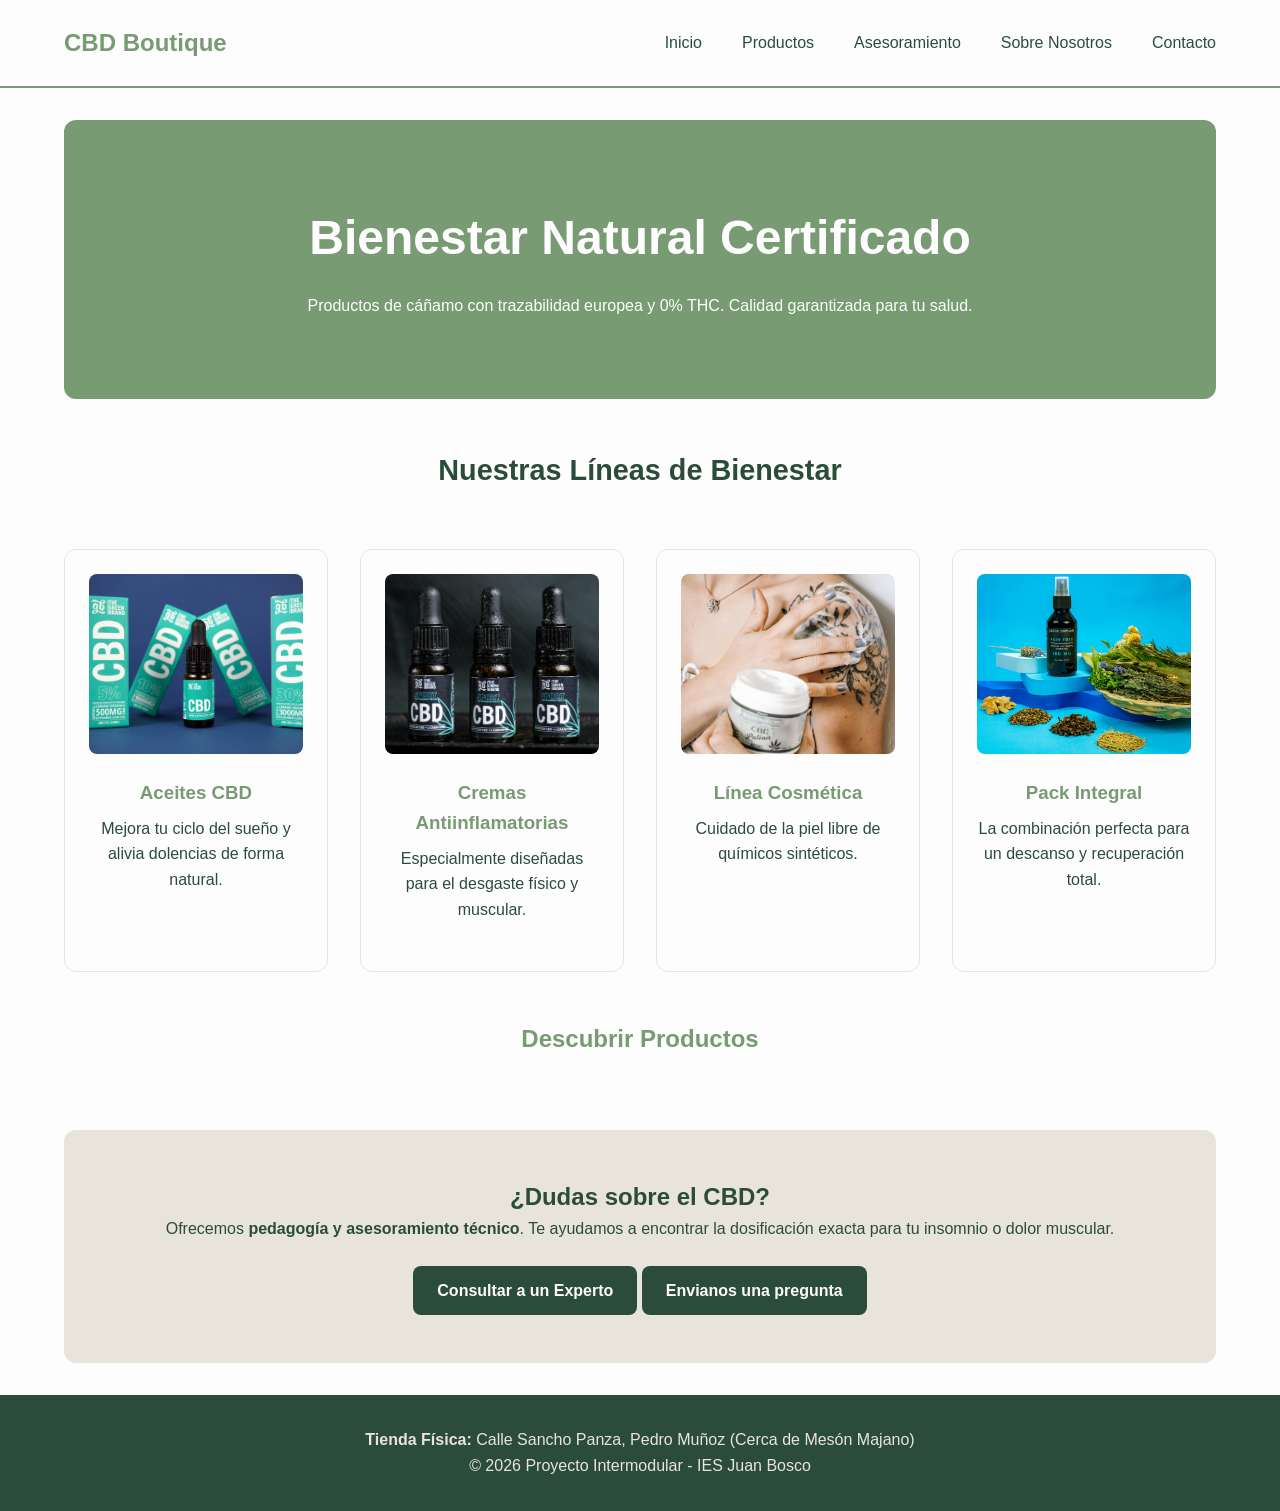
<file: paginaCBD/index.html>
<!DOCTYPE html>
<html lang="en">
<head>
    <meta charset="UTF-8">
    <meta name="viewport" content="width=device-width, initial-scale=1.0">
    <title>CBD Boutique - Salud y Bienestar Natural</title>
    <link rel="stylesheet" href="style/style.css">
</head>
<body>
    <div class="grid-container">
        <header class="header">
            <nav class="nav-menu">
                <div class="logo">CBD Boutique</div>
                
                <button class="hamburger-btn" id="btn-menu">
                    ☰
                </button>

                <ul class="menu-list" id="menu-list">
                    <li><a href="index.html#inicio">Inicio</a></li>
                    <li class="dropdown">
                        <a href="html/productos.html">Productos</a>
                    </li>
                    <li><a href="html/asesoramiento.html">Asesoramiento</a></li>
                    <li><a href="html/nosotros.html">Sobre Nosotros</a></li>
                    <li><a href="html/contacto.html">Contacto</a></li>
                </ul>
            </nav>
        </header>

        <main class="main-content">
            <section id="inicio" class="hero">
                <div class="hero-text">
                    <h1>Bienestar Natural Certificado</h1>
                    <p>Productos de cáñamo con trazabilidad europea y 0% THC. Calidad garantizada para tu salud.</p>
                
                </div>
            </section>

            <section id="productos" class="products-section">
                <h2 class="section-title">Nuestras Líneas de Bienestar</h2>
                <div class="products-grid">
                    <article class="product-card">
                        <img src="Imagenes/aceite_cbd_10.jpg" alt="Aceites CBD" class="product-image">
                        <h3>Aceites CBD</h3>
                        <p>Mejora tu ciclo del sueño y alivia dolencias de forma natural.</p>
                    </article>

                    <article class="product-card">
                        <img src="Imagenes/crema_cbd_sport.jpg" alt="Cremas Antiinflamatorias" class="product-image">
                        <h3>Cremas Antiinflamatorias</h3>
                        <p>Especialmente diseñadas para el desgaste físico y muscular.</p>
                    </article>

                    <article class="product-card">
                        <img src="Imagenes/balsamo_cbd_piel.jpg" alt="Línea Cosmética" class="product-image">
                        <h3>Línea Cosmética</h3>
                        <p>Cuidado de la piel libre de químicos sintéticos.</p>
                    </article>
                    
                    <article class="product-card">
                        <img src="Imagenes/spray_corporal_cbd.jpg" alt="Pack Integral" class="product-image">
                        <h3>Pack Integral</h3>
                        <p>La combinación perfecta para un descanso y recuperación total.</p>
                    </article>
                </div>
                <a href="html/productos.html" class="btn-primary">Descubrir Productos</a>
            </section>
            
            <aside id="asesoramiento" class="asesoramiento-box">
                <div class="asesoramiento-content">
                    <h2>¿Dudas sobre el CBD?</h2>
                    <p>Ofrecemos <strong>pedagogía y asesoramiento técnico</strong>. Te ayudamos a encontrar la dosificación exacta para tu insomnio o dolor muscular.</p>
                    <a href="mailto:info@cbdboutique.com" class="btn-secondary">Consultar a un Experto</a>
                    <a href="html/asesoramiento.html" class="btn-secondary">Envianos una pregunta</a>

                </div>
            </aside>
        </main>

        <footer class="footer">
            <div class="footer-info">
                <p><strong>Tienda Física:</strong> Calle Sancho Panza, Pedro Muñoz (Cerca de Mesón Majano)</p>
                <p>&copy; 2026 Proyecto Intermodular - IES Juan Bosco</p>
            </div>
        </footer>
    </div>

    <script src="js/script.js"></script>
</body>
</html>
</file>
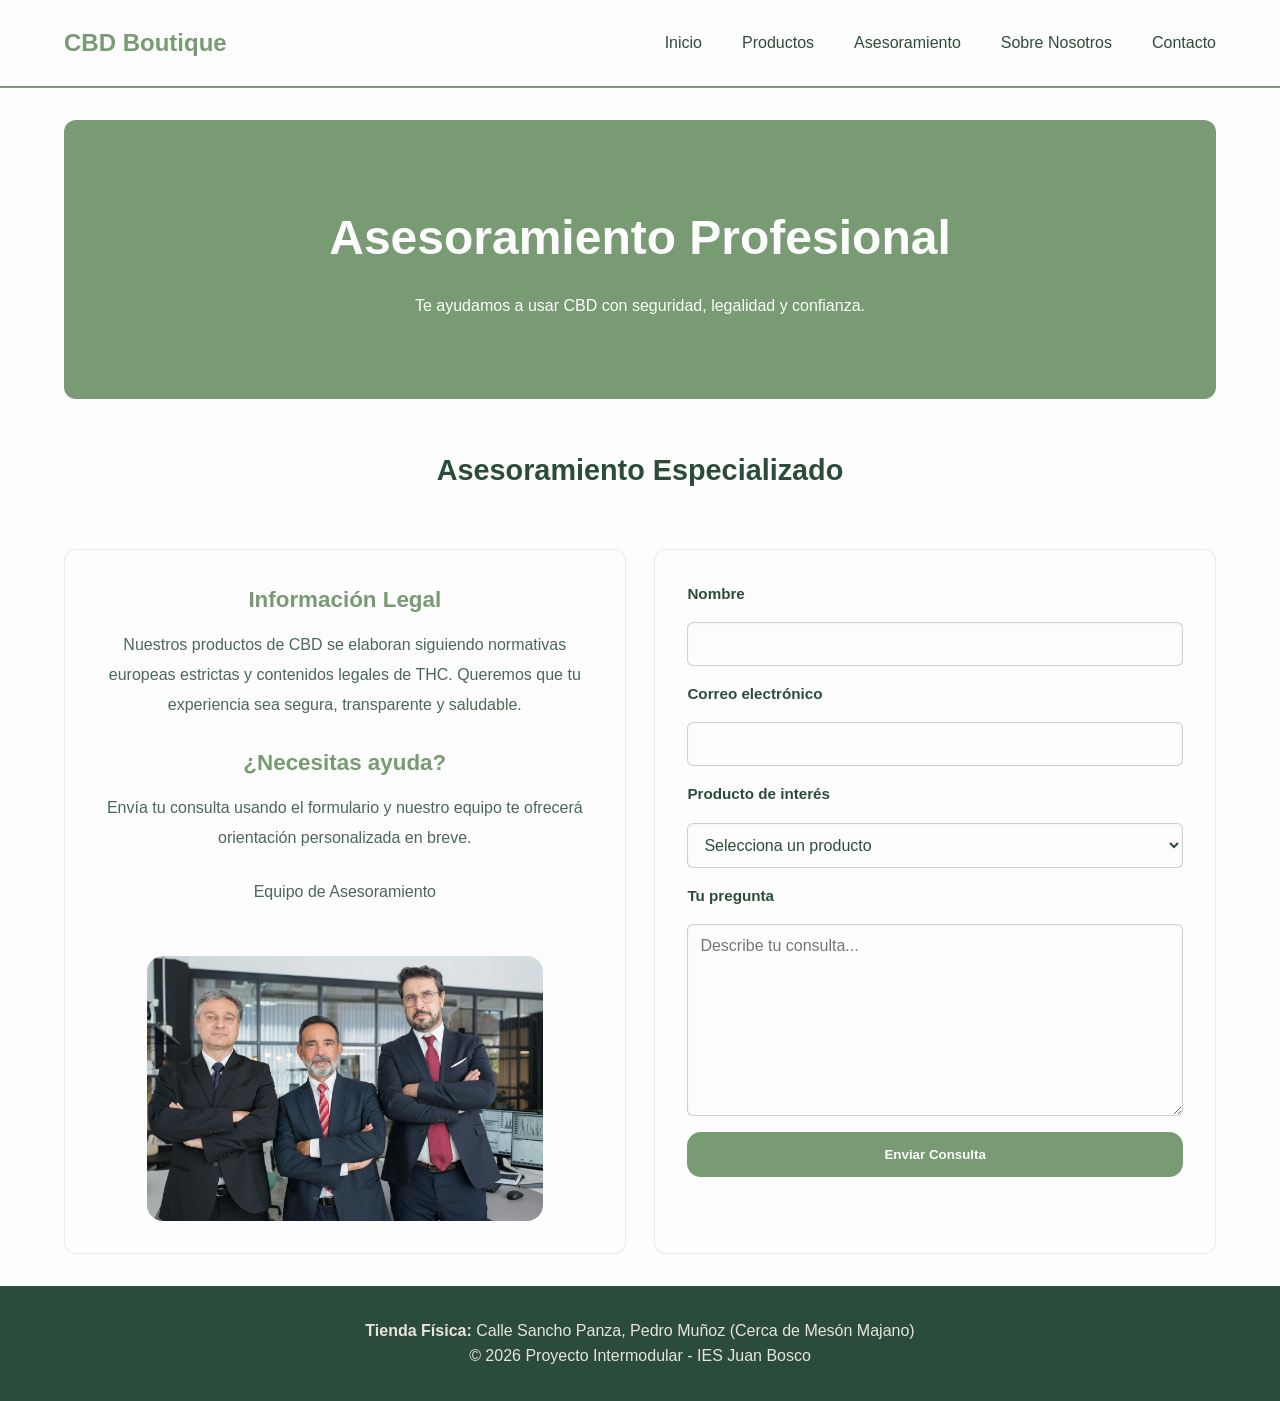
<file: paginaCBD/html/asesoramiento.html>
<!DOCTYPE html>
<html lang="es">
<head>
    <meta charset="UTF-8">
    <meta name="viewport" content="width=device-width, initial-scale=1.0">
    <title>Asesoramiento - CBD Boutique</title>
    <link rel="stylesheet" href="../style/style.css">
    <link rel="stylesheet" href="../media/asesoramiento.css">
</head>
<body>
    <div class="grid-container">
        <header class="header">
            <nav class="nav-menu">
                <div class="logo">CBD Boutique</div>
                <button class="hamburger-btn" id="btn-menu">☰</button>
                <ul class="menu-list" id="menu-list">
                    <li><a href="../index.html">Inicio</a></li>
                    <li class="dropdown">
                        <a href="productos.html">Productos</a>
                    </li>
                    <li><a href="asesoramiento.html">Asesoramiento</a></li>
                    <li><a href="nosotros.html">Sobre Nosotros</a></li>
                    <li><a href="contacto.html">Contacto</a></li>
                </ul>
            </nav>
        </header>

        <main class="main-content">
            <section class="hero">
                <div class="hero-text">
                    <h1>Asesoramiento Profesional</h1>
                    <p>Te ayudamos a usar CBD con seguridad, legalidad y confianza.</p>
                </div>
            </section>

            <section class="products-section">
                <h2 class="section-title">Asesoramiento Especializado</h2>
                <div class="products-grid">
                    <article class="product-card">
                        <h3>Información Legal</h3>
                        <p>Nuestros productos de CBD se elaboran siguiendo normativas europeas estrictas y contenidos legales de THC. Queremos que tu experiencia sea segura, transparente y saludable.</p>
                        <h3>¿Necesitas ayuda?</h3>
                        <p>Envía tu consulta usando el formulario y nuestro equipo te ofrecerá orientación personalizada en breve.</p>
                        <p>Equipo de Asesoramiento</p>
                        <img src="../Imagenes/abogados.jpg" alt="Nuestro equipo de asesoramiento" class="abogados">
                    </article>
                    <article class="product-card">
                        <form  action="mailto:asesoramiento@cbdstore.com" method="post" enctype="text/plain">
                            <label for="nombre">Nombre</label>
                            <input type="text" id="nombre" name="nombre" required>

                            <label for="email">Correo electrónico</label>
                            <input type="email" id="email" name="email" required>

                            <label for="producto">Producto de interés</label>
                            <select id="producto" name="producto">
                                <option value="">Selecciona un producto</option>
                                <option value="aceite-cbd">Aceite de CBD</option>
                                <option value="capsulas-cbd">Cápsulas de CBD</option>
                                <option value="crema-cbd">Crema de CBD</option>
                                <option value="otros">Otros</option>
                            </select>

                            <label for="pregunta">Tu pregunta</label>
                            <textarea id="pregunta" name="pregunta" rows="5" placeholder="Describe tu consulta..." required></textarea>

                            <button type="submit" class="btn-add">Enviar Consulta</button>
                        </form>
                    </article>
                </div>
            </section>
        </main>

        <footer class="footer">
            <div class="footer-info">
                <p><strong>Tienda Física:</strong> Calle Sancho Panza, Pedro Muñoz (Cerca de Mesón Majano)</p>
                <p>&copy; 2026 Proyecto Intermodular - IES Juan Bosco</p>
            </div>
        </footer>
    </div>

    <script src="../js/script.js"></script>
</body>
</html>
</file>
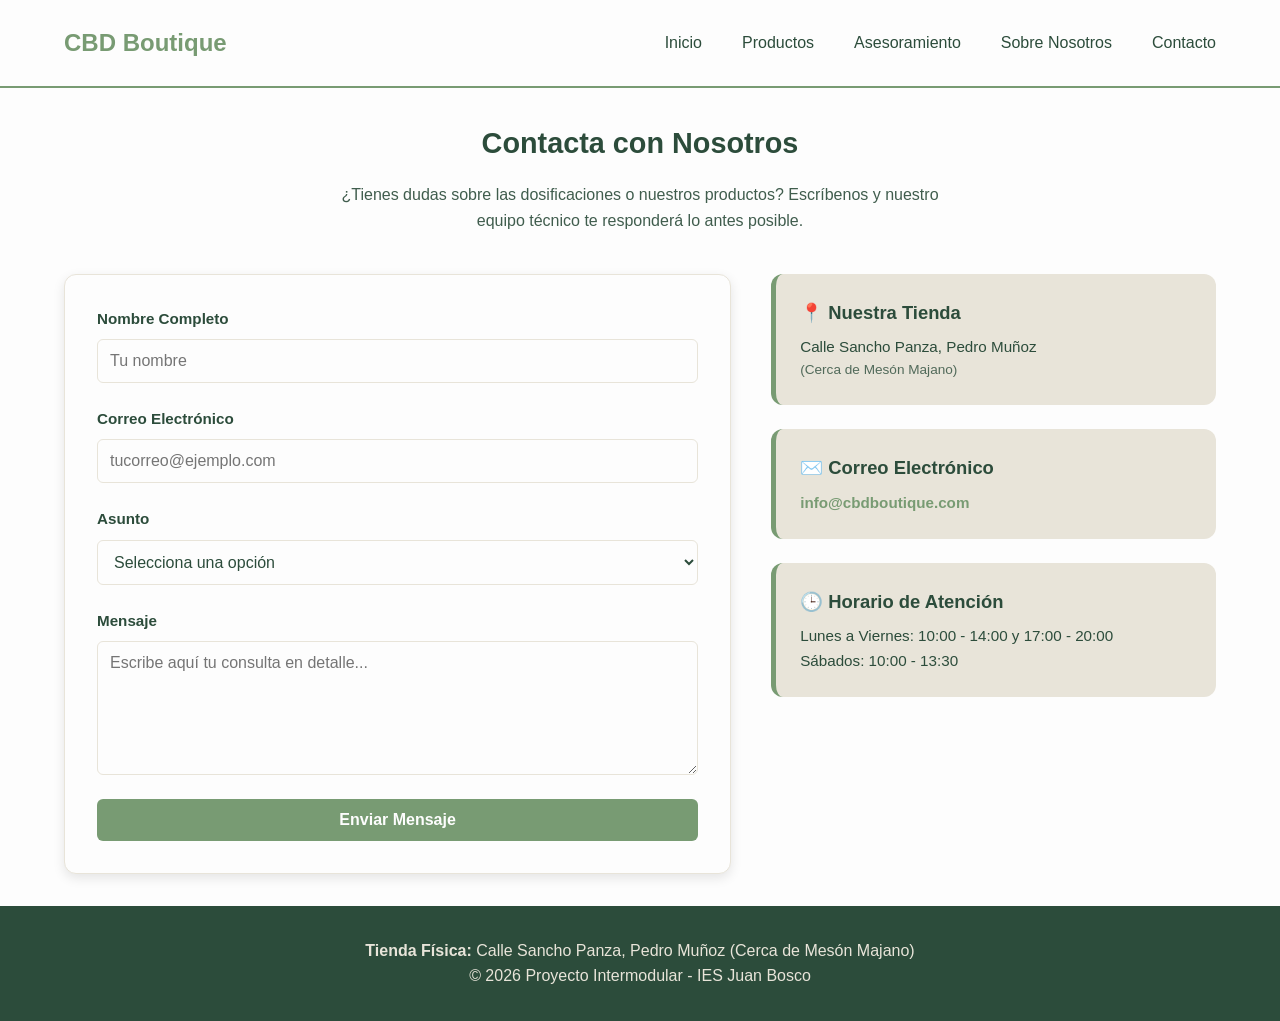
<file: paginaCBD/html/contacto.html>
<!DOCTYPE html>
<html lang="es">
<head>
    <meta charset="UTF-8">
    <meta name="viewport" content="width=device-width, initial-scale=1.0">
    <title>Contacto - CBD Boutique</title>
    <link rel="stylesheet" href="../style/style.css">
    <link rel="stylesheet" href="../media/contacto.css">
</head>
<body>
    <div class="grid-container">
        <header class="header">
            <nav class="nav-menu">
                <div class="logo">CBD Boutique</div>
                
                <button class="hamburger-btn" id="btn-menu">
                    ☰
                </button>

                <ul class="menu-list" id="menu-list">
                    <li><a href="../index.html#inicio">Inicio</a></li>
                    <li class="dropdown">
                        <a href="productos.html">Productos</a>
                    </li>
                    <li><a href="asesoramiento.html">Asesoramiento</a></li>
                    <li><a href="nosotros.html">Sobre Nosotros</a></li>
                    <li><a href="contacto.html">Contacto</a></li>
                </ul>
            </nav>
        </header>

        <main class="main-content">
            <section class="contacto-section">
                <h1 class="section-title">Contacta con Nosotros</h1>
                <p class="contacto-subtitle">¿Tienes dudas sobre las dosificaciones o nuestros productos? Escríbenos y nuestro equipo técnico te responderá lo antes posible.</p>

                <div class="contacto-grid">
                    <form class="contacto-form" action="mailto:info@cbdboutique.com" method="post" enctype="text/plain">
                        <div class="form-group">
                            <label for="nombre">Nombre Completo</label>
                            <input type="text" id="nombre" name="nombre" placeholder="Tu nombre" required>
                        </div>

                        <div class="form-group">
                            <label for="email">Correo Electrónico</label>
                            <input type="email" id="email" name="email" placeholder="tucorreo@ejemplo.com" required>
                        </div>

                        <div class="form-group">
                            <label for="asunto">Asunto</label>
                            <select id="asunto" name="asunto" required>
                                <option value="" disabled selected>Selecciona una opción</option>
                                <option value="asesoramiento">Asesoramiento técnico / Dosificación</option>
                                <option value="pedidos">Dudas sobre mi pedido</option>
                                <option value="tienda">Consulta sobre tienda física</option>
                                <option value="otros">Otros</option>
                            </select>
                        </div>

                        <div class="form-group">
                            <label for="mensaje">Mensaje</label>
                            <textarea id="mensaje" name="mensaje" rows="6" placeholder="Escribe aquí tu consulta en detalle..." required></textarea>
                        </div>

                        <button type="submit" class="btn-submit">Enviar Mensaje</button>
                    </form>

                    <div class="contacto-info">
                        <div class="info-card">
                            <h3>📍 Nuestra Tienda</h3>
                            <p>Calle Sancho Panza, Pedro Muñoz</p>
                            <p class="info-subtext">(Cerca de Mesón Majano)</p>
                        </div>

                        <div class="info-card">
                            <h3>✉️ Correo Electrónico</h3>
                            <p><a href="mailto:info@cbdboutique.com">info@cbdboutique.com</a></p>
                        </div>

                        <div class="info-card">
                            <h3>🕒 Horario de Atención</h3>
                            <p>Lunes a Viernes: 10:00 - 14:00 y 17:00 - 20:00</p>
                            <p>Sábados: 10:00 - 13:30</p>
                        </div>
                    </div>
                </div>
            </section>
        </main>

        <footer class="footer">
            <div class="footer-info">
                <p><strong>Tienda Física:</strong> Calle Sancho Panza, Pedro Muñoz (Cerca de Mesón Majano)</p>
                <p>&copy; 2026 Proyecto Intermodular - IES Juan Bosco</p>
            </div>
        </footer>
    </div>
</body>
</html>
</file>
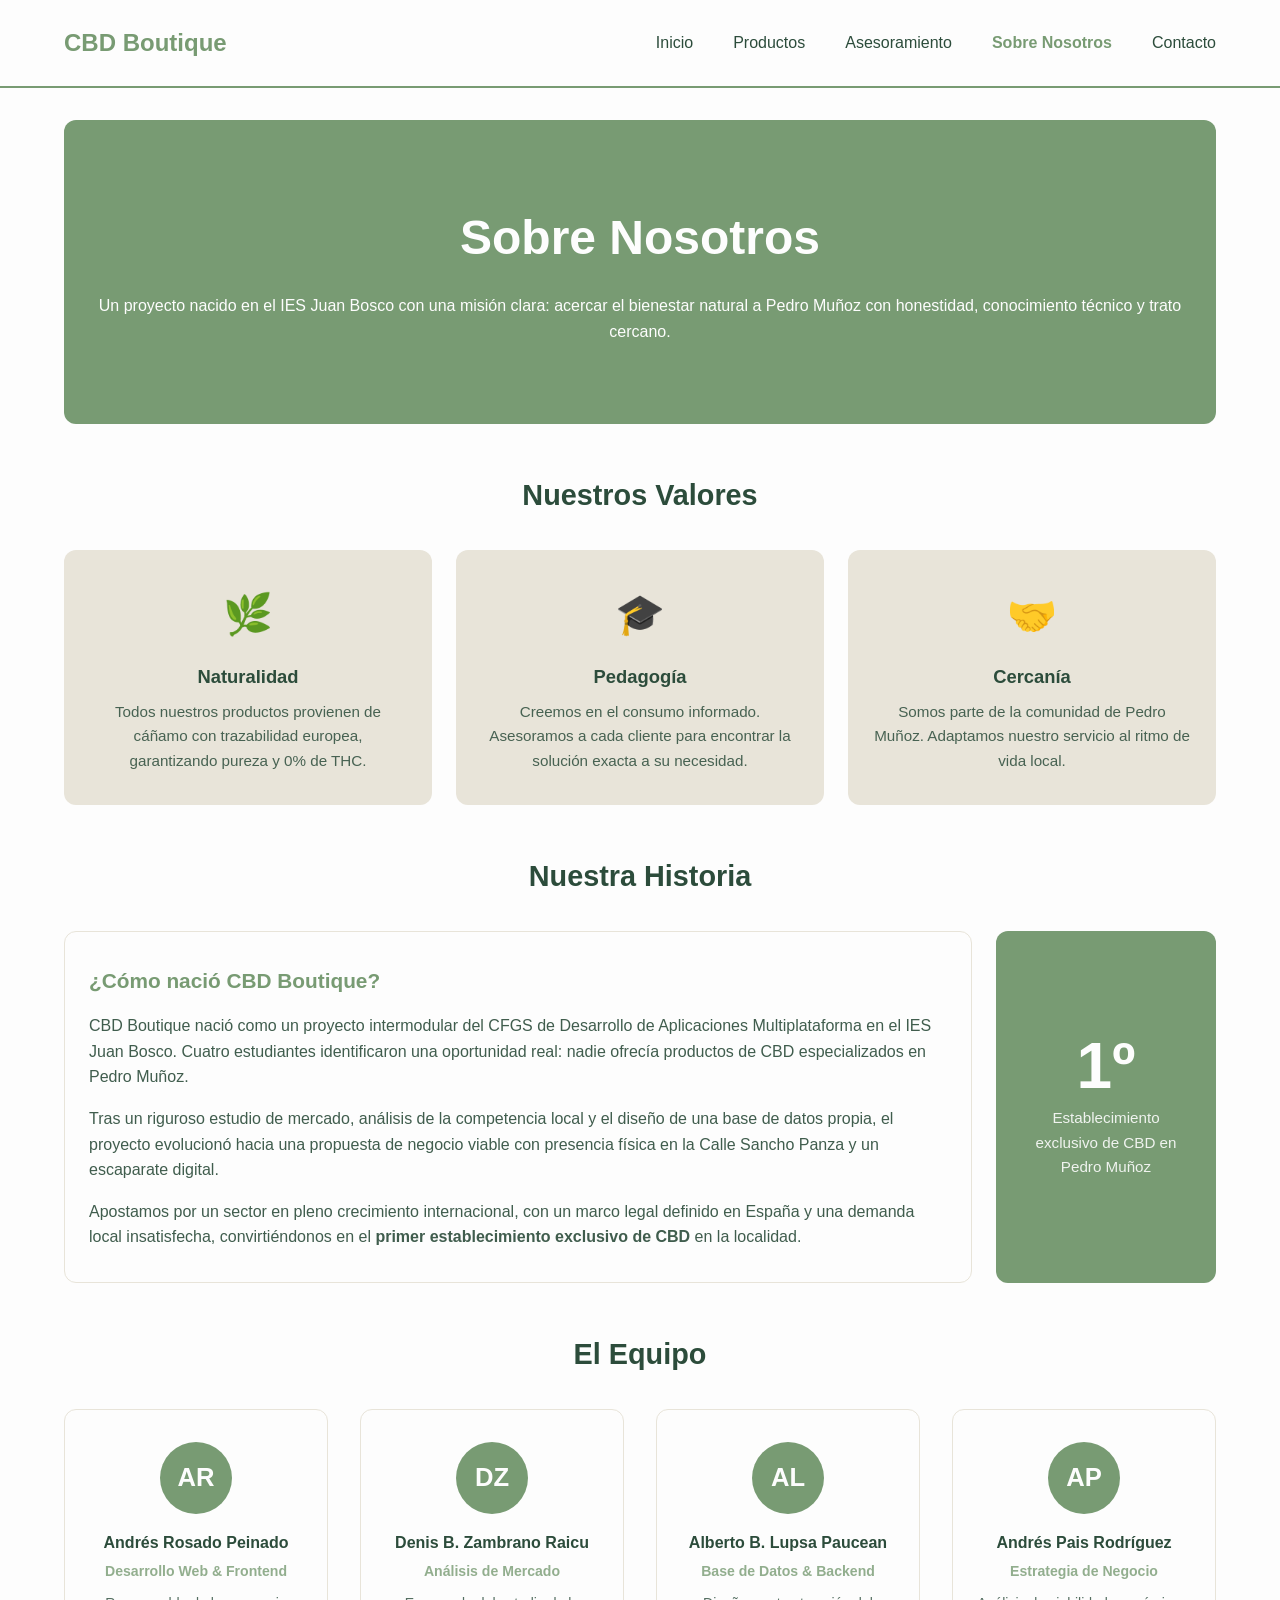
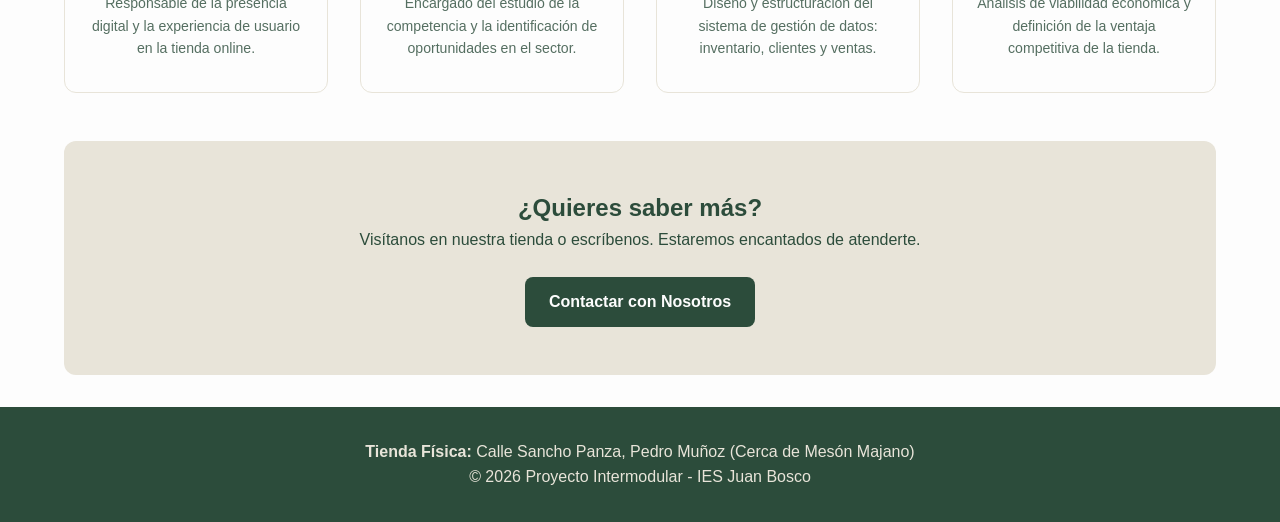
<file: paginaCBD/html/nosotros.html>
<!DOCTYPE html>
<html lang="es">
<head>
    <meta charset="UTF-8">
    <meta name="viewport" content="width=device-width, initial-scale=1.0">
    <title>Sobre Nosotros - CBD Boutique</title>
    <link rel="stylesheet" href="../style/style.css">
    <link rel="stylesheet" href="../media/nosotros.css">
</head>
<body>
    <div class="grid-container">
        <header class="header">
            <nav class="nav-menu">
                <div class="logo">CBD Boutique</div>

                <button class="hamburger-btn" id="btn-menu">
                    
                </button>

                <ul class="menu-list" id="menu-list">
                    <li><a href="../index.html#inicio">Inicio</a></li>
                    <li class="dropdown">
                        <a href="productos.html">Productos</a>
                    </li>
                    <li><a href="asesoramiento.html">Asesoramiento</a></li>
                    <li><a href="nosotros.html" class="active">Sobre Nosotros</a></li>
                    <li><a href="contacto.html">Contacto</a></li>
                </ul>
            </nav>
        </header>

        <main class="main-content">

            <!-- HERO -->
            <section class="hero nosotros-hero">
                <div class="hero-text">
                    <h1>Sobre Nosotros</h1>
                    <p>Un proyecto nacido en el IES Juan Bosco con una misión clara: acercar el bienestar natural a Pedro Muñoz con honestidad, conocimiento técnico y trato cercano.</p>
                </div>
            </section>

            <!-- VALORES -->
            <section class="nosotros-section">
                <h2 class="section-title">Nuestros Valores</h2>
                <div class="valores-grid">
                    <div class="valor-card">
                        <div class="valor-icon">🌿</div>
                        <h3>Naturalidad</h3>
                        <p>Todos nuestros productos provienen de cáñamo con trazabilidad europea, garantizando pureza y 0% de THC.</p>
                    </div>
                    <div class="valor-card">
                        <div class="valor-icon">🎓</div>
                        <h3>Pedagogía</h3>
                        <p>Creemos en el consumo informado. Asesoramos a cada cliente para encontrar la solución exacta a su necesidad.</p>
                    </div>
                    <div class="valor-card">
                        <div class="valor-icon">🤝</div>
                        <h3>Cercanía</h3>
                        <p>Somos parte de la comunidad de Pedro Muñoz. Adaptamos nuestro servicio al ritmo de vida local.</p>
                    </div>
                </div>
            </section>

            <!-- HISTORIA -->
            <section class="nosotros-section">
                <h2 class="section-title">Nuestra Historia</h2>
                <div class="historia-grid">
                    <div class="historia-texto">
                        <h3>¿Cómo nació CBD Boutique?</h3>
                        <p>CBD Boutique nació como un proyecto intermodular del CFGS de Desarrollo de Aplicaciones Multiplataforma en el IES Juan Bosco. Cuatro estudiantes identificaron una oportunidad real: nadie ofrecía productos de CBD especializados en Pedro Muñoz.</p>
                        <p>Tras un riguroso estudio de mercado, análisis de la competencia local y el diseño de una base de datos propia, el proyecto evolucionó hacia una propuesta de negocio viable con presencia física en la Calle Sancho Panza y un escaparate digital.</p>
                        <p>Apostamos por un sector en pleno crecimiento internacional, con un marco legal definido en España y una demanda local insatisfecha, convirtiéndonos en el <strong>primer establecimiento exclusivo de CBD</strong> en la localidad.</p>
                    </div>
                    <div class="historia-stat">
                        <span class="stat-numero">1º</span>
                        <p>Establecimiento exclusivo de CBD en Pedro Muñoz</p>
                    </div>
                </div>
            </section>

            <!-- EQUIPO -->
            <section class="nosotros-section">
                <h2 class="section-title">El Equipo</h2>
                <div class="equipo-grid">
                    <article class="equipo-card">
                        <div class="avatar">AR</div>
                        <h3>Andrés Rosado Peinado</h3>
                        <p class="rol">Desarrollo Web & Frontend</p>
                        <p>Responsable de la presencia digital y la experiencia de usuario en la tienda online.</p>
                    </article>

                    <article class="equipo-card">
                        <div class="avatar">DZ</div>
                        <h3>Denis B. Zambrano Raicu</h3>
                        <p class="rol">Análisis de Mercado</p>
                        <p>Encargado del estudio de la competencia y la identificación de oportunidades en el sector.</p>
                    </article>

                    <article class="equipo-card">
                        <div class="avatar">AL</div>
                        <h3>Alberto B. Lupsa Paucean</h3>
                        <p class="rol">Base de Datos & Backend</p>
                        <p>Diseño y estructuración del sistema de gestión de datos: inventario, clientes y ventas.</p>
                    </article>

                    <article class="equipo-card">
                        <div class="avatar">AP</div>
                        <h3>Andrés Pais Rodríguez</h3>
                        <p class="rol">Estrategia de Negocio</p>
                        <p>Análisis de viabilidad económica y definición de la ventaja competitiva de la tienda.</p>
                    </article>
                </div>
            </section>

            <!-- CTA -->
            <aside class="asesoramiento-box">
                <div class="asesoramiento-content">
                    <h2>¿Quieres saber más?</h2>
                    <p>Visítanos en nuestra tienda o escríbenos. Estaremos encantados de atenderte.</p>
                    <a href="contacto.html" class="btn-secondary">Contactar con Nosotros</a>
                </div>
            </aside>

        </main>

        <footer class="footer">
            <div class="footer-info">
                <p><strong>Tienda Física:</strong> Calle Sancho Panza, Pedro Muñoz (Cerca de Mesón Majano)</p>
                <p>&copy; 2026 Proyecto Intermodular - IES Juan Bosco</p>
            </div>
        </footer>
    </div>

    <script src="../js/script.js"></script>
</body>
</html>
</file>
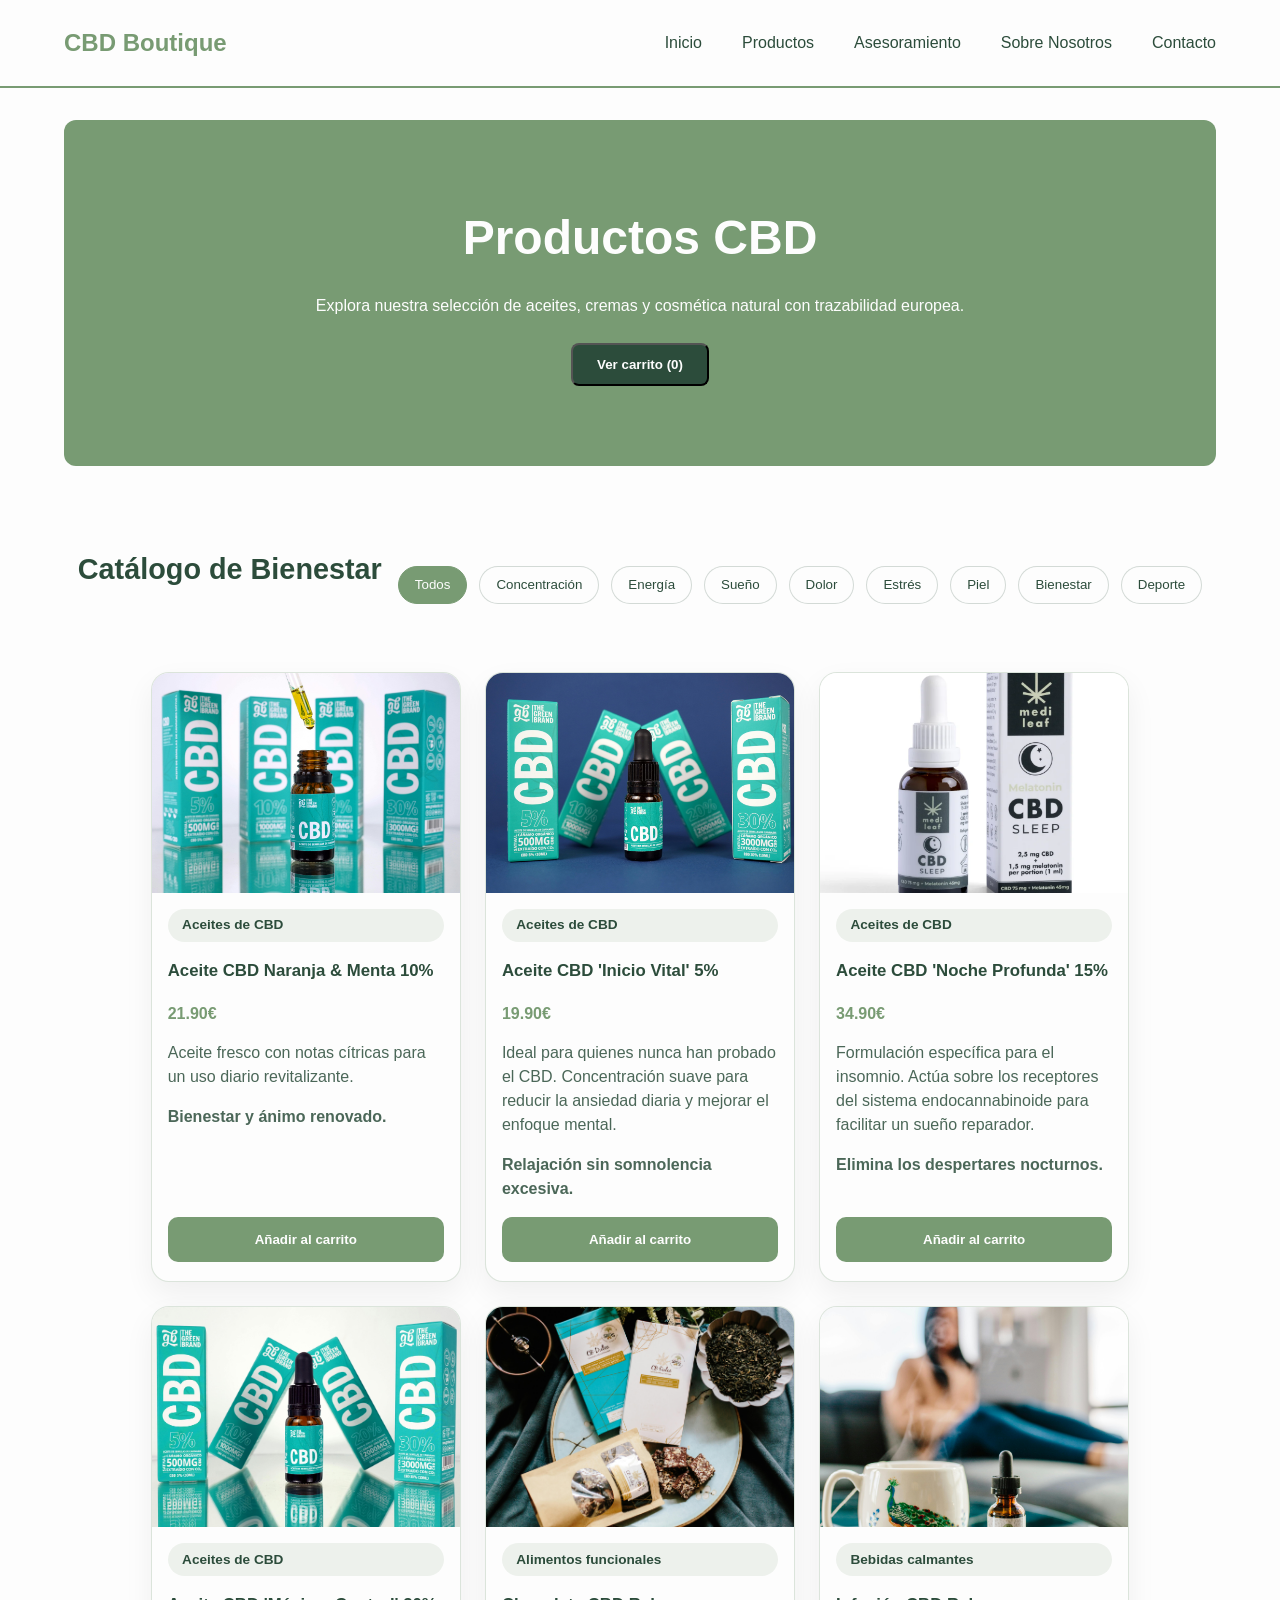
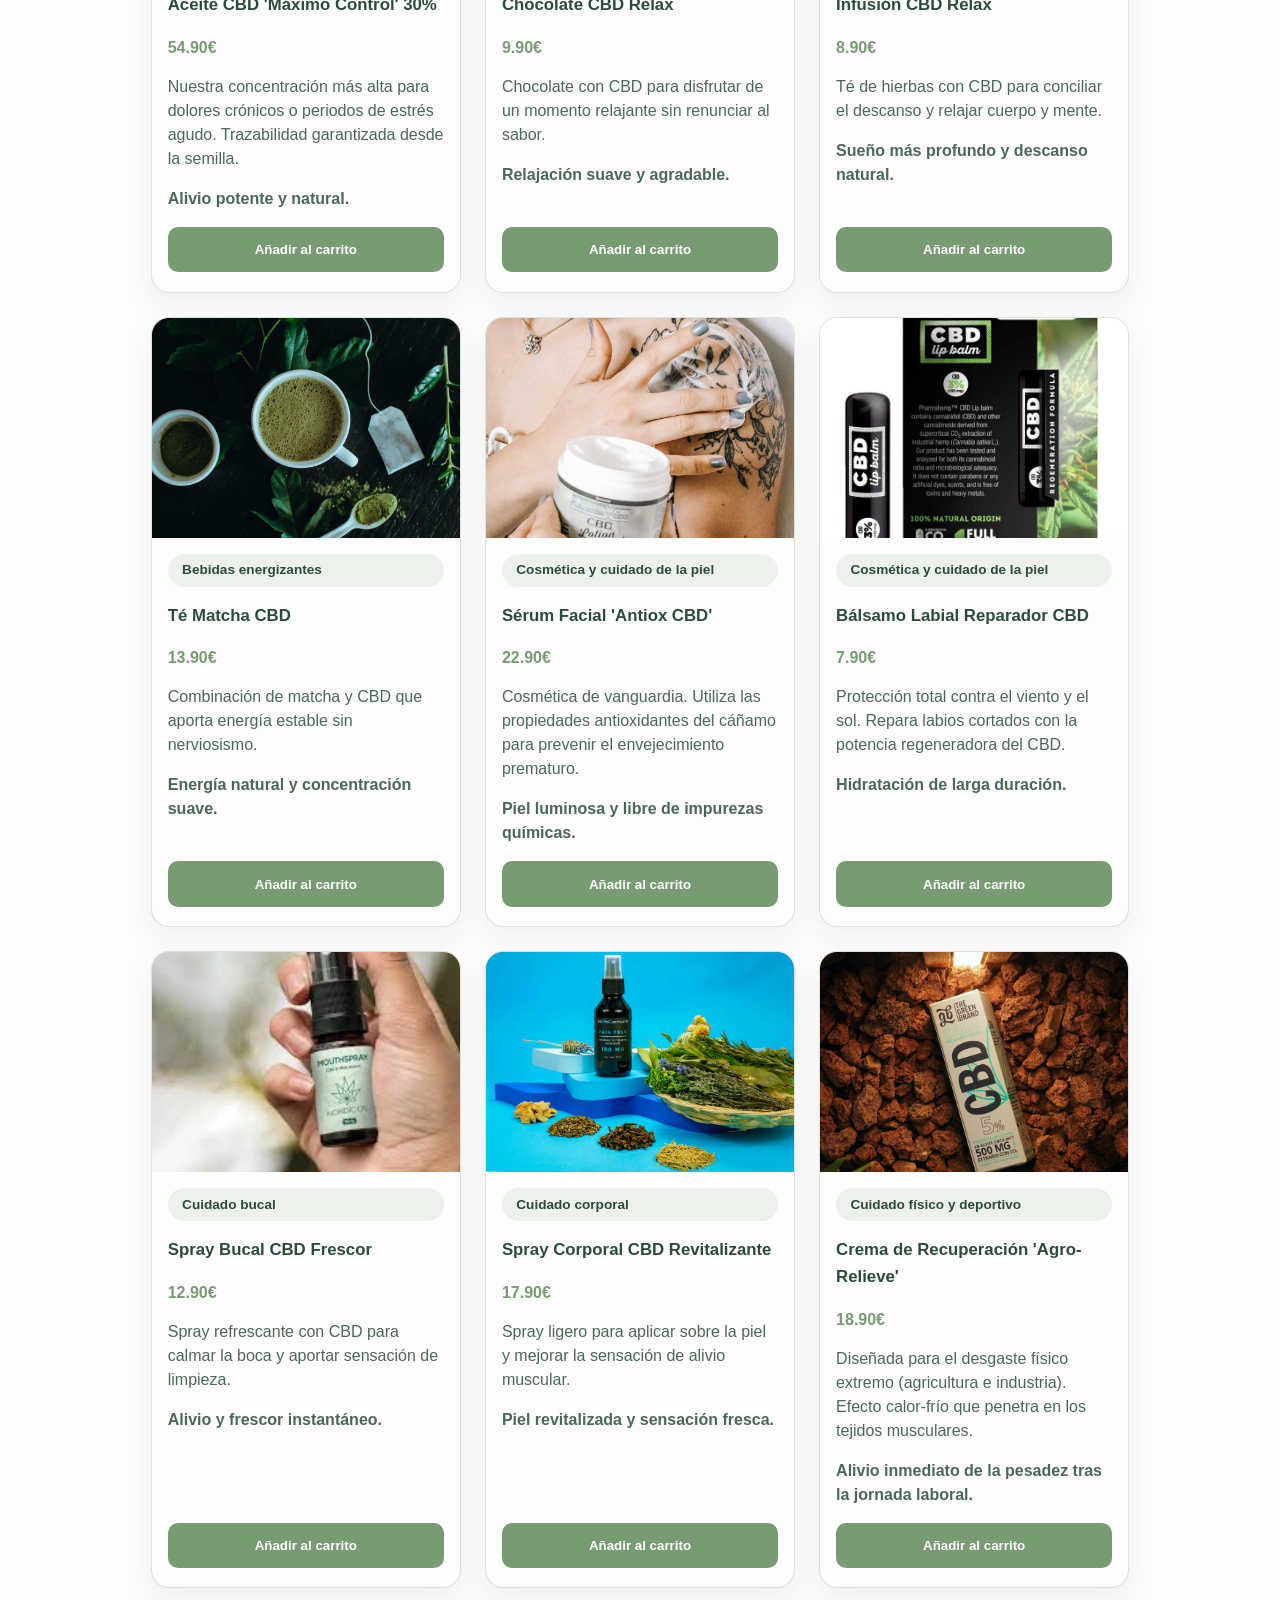
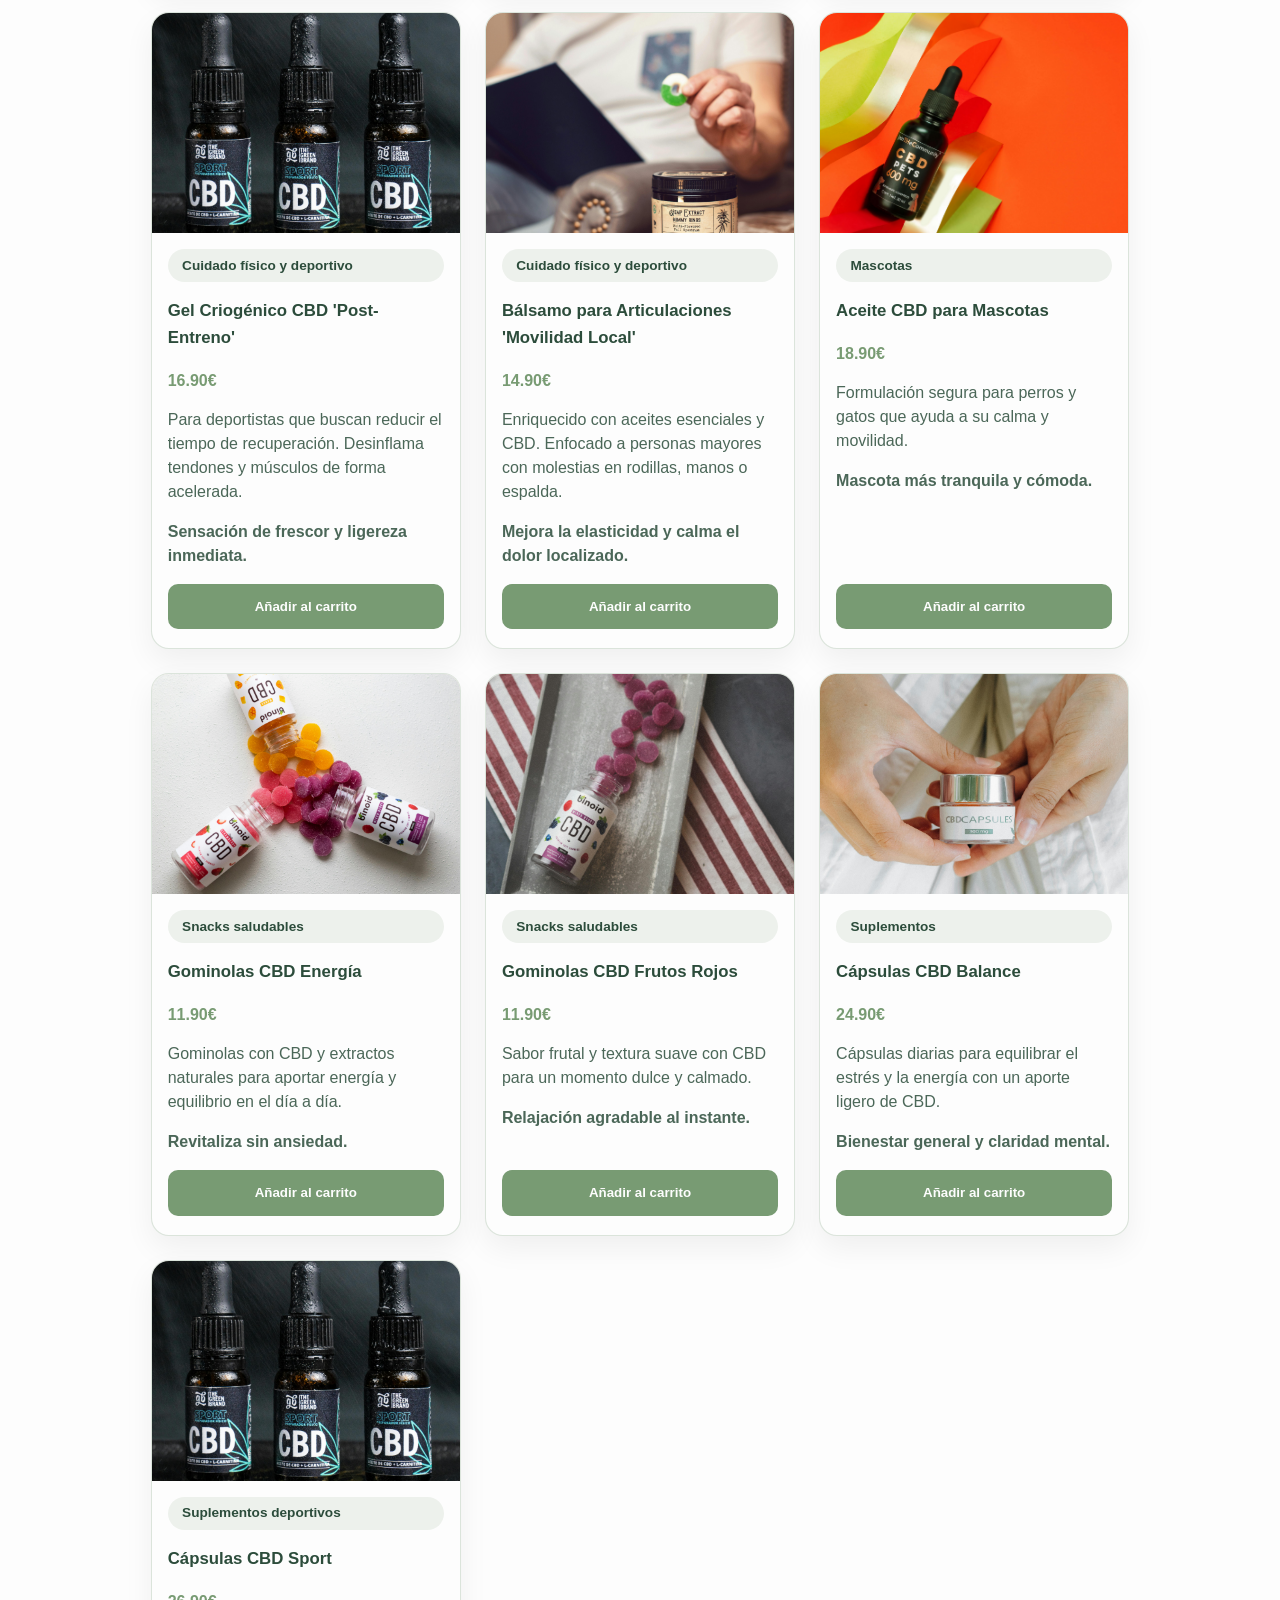
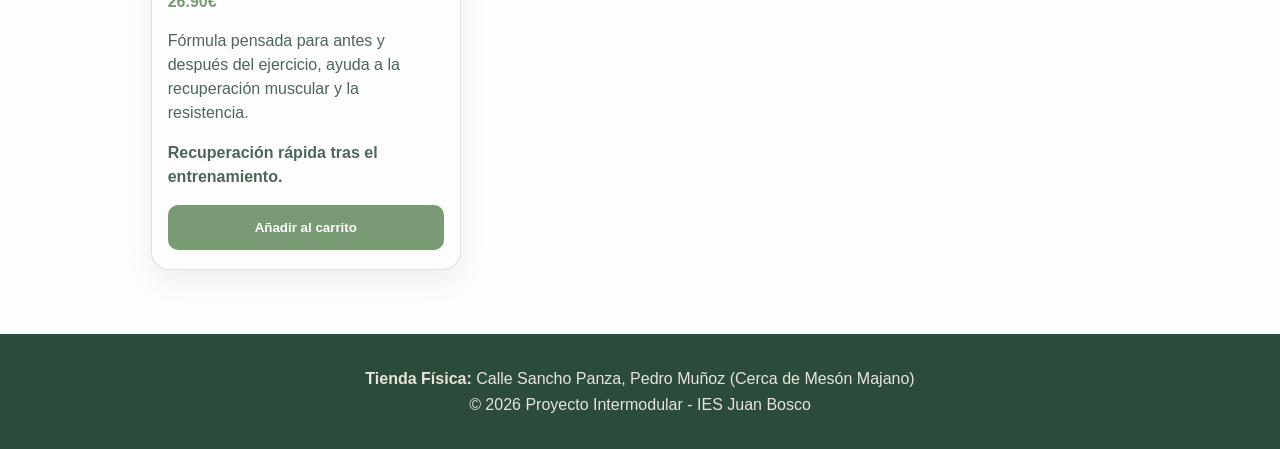
<file: paginaCBD/html/productos.html>
<!DOCTYPE html>
<html lang="es">
<head>
    <meta charset="UTF-8">
    <meta name="viewport" content="width=device-width, initial-scale=1.0">
    <title>Productos - CBD Boutique</title>
    <link rel="stylesheet" href="../style/style.css">
    <link rel="stylesheet" href="../media/productos.css">
</head>
<body>
    <div class="grid-container">
        <header class="header">
            <nav class="nav-menu">
                <div class="logo">CBD Boutique</div>
                <button class="hamburger-btn" id="btn-menu">☰</button>
                <ul class="menu-list" id="menu-list">
                    <li><a href="../index.html#inicio">Inicio</a></li>
                    <li class="dropdown">
                        <a href="productos.html" class="active">Productos</a>
                    </li>
                    <li><a href="asesoramiento.html">Asesoramiento</a></li>
                    <li><a href="nosotros.html">Sobre Nosotros</a></li>
                    <li><a href="contacto.html">Contacto</a></li>
                </ul>
            </nav>
        </header>

        <main class="main-content">
            <section class="hero productos-hero">
                <div class="hero-text">
                    <h1>Productos CBD</h1>
                    <p>Explora nuestra selección de aceites, cremas y cosmética natural con trazabilidad europea.</p>
                    <button id="abrir-carrito" class="btn-secondary">Ver carrito (<span id="contador-tareas">0</span>)</button>
                </div>
            </section>

            <section class="products-section">
                <div class="section-header">
                    <h2 class="section-title">Catálogo de Bienestar</h2>
                    <div id="filtros" class="filtros"></div>
                </div>
                <div id="grid-productos" class="products-grid"></div>
            </section>
        </main>

        <aside id="carrito-panel" class="carrito-panel oculto" aria-hidden="true">
            <button id="cerrar-carrito" class="btn-close">Cerrar</button>
            <h2>Tu carrito</h2>
            <ul id="list" class="carrito-list"></ul>
            <div class="carrito-footer">
                <p>Total: <strong id="total-importe">0.00€</strong></p>
                <button id="btn-comprar" class="btn-primary">Comprar</button>
                <p id="mensaje-compra" class="mensaje-compra"></p>
            </div>
        </aside>
        <div id="carrito-overlay" class="carrito-overlay oculto"></div>

        <footer class="footer">
            <div class="footer-info">
                <p><strong>Tienda Física:</strong> Calle Sancho Panza, Pedro Muñoz (Cerca de Mesón Majano)</p>
                <p>&copy; 2026 Proyecto Intermodular - IES Juan Bosco</p>
            </div>
        </footer>
    </div>

    <script src="../js/script2.js"></script>
</body>
</html>
</file>
<file: paginaCBD/style/style.css>
/* VARIABLES DE MARCA */
:root {
    --primary: #789b73;   
    --dark: #2c4c3b;      
    --accent: #e8e4d9;    
    --white: #fdfdfd;     
    --shadow: rgba(0, 0, 0, 0.1);
    --transition-speed: 0.3s;
}

/* RESET Y BASE */
* {
    box-sizing: border-box;
    margin: 0;
    padding: 0;
}

body {
    font-family: 'Helvetica Neue', Arial, sans-serif;
    background-color: var(--white);
    color: var(--dark);
    line-height: 1.6;
}

/* GRID LAYOUT PRINCIPAL (Móvil) */
.grid-container {
    display: grid;
    grid-template-columns: 1fr;
    grid-template-areas: 
        "header"
        "main"
        "footer";
    min-height: 100vh;
}

/* CABECERA Y MENÚ  */
.header {
    grid-area: header;
    background-color: var(--white);
    padding: 1rem 5%;
    border-bottom: 2px solid var(--primary);
    position: sticky;
    top: 0;
    z-index: 100;
}

/* Contenedor flexible para el logo y el botón */
.nav-menu {
    display: flex;
    justify-content: space-between;
    align-items: center;
    flex-wrap: wrap;
    width: 100%;
}

.logo {
    font-size: 1.5rem;
    font-weight: bold;
    color: var(--primary);
}

/* botón hamburguesa */
.hamburger-btn {
    background: none;
    border: none;
    font-size: 2rem;
    color: var(--primary);
    cursor: pointer;
    display: block;
}

.menu-list {
    display: none;
    flex-direction: column;
    width: 100%;
    list-style: none;
    gap: 1rem;
    text-align: center;
    padding-top: 1rem;
}
.btn-container {
    display: flex;
    justify-content: center;
    background-color: var(--primary);
    border-radius: 1rem;
    align-items: center;
    padding: 1rem;
}

/* NUEVO: Clase que activará JavaScript */
.menu-list.mostrar {
    display: flex;
}

.menu-list a {
    text-decoration: none;
    color: var(--dark);
    font-weight: 500;
    transition: color var(--transition-speed);
}

.menu-list a:hover {
    color: var(--primary);
}

.dropdown .submenu {
    display: none;
    list-style: none;
    padding-top: 0.5rem;
}

.dropdown:hover .submenu {
    display: block;
}

/* CONTENIDO PRINCIPAL */
.main-content {
    grid-area: main;
    padding: 2rem 5%;
    display: flex;
    flex-direction: column;
    gap: 3rem;
    max-width: 1400px;
    margin: 0 auto;
    width: 100%;
}

/* HERO */
.hero {
    background-color: var(--primary);
    color: var(--white);
    padding: 3rem 1.5rem;
    border-radius: 12px;
    text-align: center;
    transition: transform 0.5s ease;
}

.hero h1 {
    font-size: 2rem;
    margin-bottom: 1rem;
}
.products-section{
    display: flex;
    align-items: center;
    justify-content: center;
    flex-direction: column;
    gap: 1.5rem;
}
.btn-primary {
    display: flex;
    justify-content: center;
    align-items: center;
    background-color: var(--white);
    color: var(--primary);
    padding: 1.5rem;
    border-radius: 1rem;
    text-decoration: none;
    font-weight:bold;
    font-size: 1.5rem;
}

.btn-primary:hover {
    background-color: var(--primary);
    color: var(--white);
}

/* SECCIÓN PRODUCTOS */
.section-title {
    text-align: center;
    font-size: 1.8rem;
    margin-bottom: 2rem;
    color: var(--dark);
}

.products-grid {
    display: grid;
    grid-template-columns: 1fr;
    gap: 2rem;
}

.product-card {
    background-color: var(--white);
    border: 1px solid var(--accent);
    padding: 1.5rem;

    border-radius: 12px;
    text-align: center;
    transition: transform var(--transition-speed) ease, box-shadow var(--transition-speed) ease;
    
    display: flex;
    flex-direction: column;
    height: 100%; 
}
.product-card form label{
    font-weight: bold;
    color: var(--dark);
    font-size: 0.95rem;
    text-align: left;
}

.product-card form  input,
.product-card form  select,
.product-card form  textarea {
    width: 100%;
    padding: 12px;
    border: 1px solid var(--accent);
    border-radius: 6px;
    font-family: inherit;
    font-size: 1rem;
    background-color: var(--white);
    color: var(--dark);
    transition: border-color var(--transition-speed), box-shadow var(--transition-speed);
}

.product-card:hover {
    transform: translateY(-8px);
    box-shadow: 0 12px 24px var(--shadow);
}

.product-image {
    width: 100%;
    height: 180px;
    background-color: var(--accent);
    border-radius: 8px;
    aspect-ratio: 16 / 10;
    margin-bottom: 1.5rem;
    object-fit: cover;
    display: block;
}

.product-card h3 {
    color: var(--primary);
    margin-bottom: 0.5rem;
}

.product-card p {
    margin-bottom: 1.5rem; 
}

.btn-add {
    background-color: var(--primary);
    color: var(--white);
    border: none;
    padding: 10px 20px;
    border-radius: 6px;
    cursor: pointer;
    font-weight: bold;
    margin-top: auto; 
    
    transition: background-color var(--transition-speed);
    width: 100%;
}

.btn-add:hover {
    background-color: var(--dark);
}

/* SECCIÓN ASESORAMIENTO */
.asesoramiento-box {
    background-color: var(--accent);
    padding: 3rem 1.5rem;
    border-radius: 12px;
    text-align: center;
    color: var(--dark);
}

.btn-secondary {
    display: inline-block;
    background-color: var(--dark);
    color: var(--white);
    padding: 12px 24px;
    text-decoration: none;
    border-radius: 8px;
    margin-top: 1.5rem;
    font-weight: bold;
    transition: background-color var(--transition-speed);
}

.btn-secondary:hover {
    background-color: var(--primary);
}

/* PIE DE PÁGINA */
.footer {
    grid-area: footer;
    background-color: var(--dark);
    color: var(--accent);
    padding: 2rem;
    text-align: center;
}

/* MEDIA QUERIES */

@media (min-width: 768px) and (max-width: 1023px) {
    .grid-container {
        grid-template-columns: 220px 1fr;
        grid-template-areas: 
            "header main"
            "header footer";
    }

    .header {
        border-bottom: none;
        border-right: 2px solid var(--primary);
        height: 100vh;
        justify-content: flex-start;
        padding-top: 3rem;
        position: sticky;
        top: 0;
    }
    
    .nav-menu {
        flex-direction: column;
        justify-content: flex-start;
        gap: 2rem;
    }

    .hamburger-btn {
        display: none;
    }

    .menu-list {
        display: flex;
        width: auto;
    }

    .hero {
        display: none;
    }

    .products-grid {
        grid-template-columns: repeat(auto-fit, minmax(200px, 1fr));
    
    .product-image {
        height: 200px;
    }
    }
}

@media (min-width: 1024px) {
    .header {
        padding: 1.5rem 5%;
    }

    .nav-menu {
        flex-direction: row;
        justify-content: space-between;
    }

    .hamburger-btn {
        display: none;
    }

    .menu-list {
        display: flex;
        flex-direction: row;
        gap: 2.5rem;
        width: auto;
        padding-top: 0;
    }

    .dropdown {
        position: relative;
    }

    .dropdown .submenu {
        position: absolute;
        top: 100%;
        left: 0;
        background-color: var(--white);
        border: 1px solid var(--accent);
        border-radius: 6px;
        min-width: 200px;
        box-shadow: 0 4px 12px var(--shadow);
        padding: 1rem;
    }

    .hero {
        padding: 5rem 2rem;
    }

    .hero h1 {
        font-size: 3rem;
    
    .product-image {
        height: 240px;
    }
    }

    .products-grid {
        grid-template-columns: repeat(4, 1fr);
    }

}
</file>
<file: paginaCBD/media/asesoramiento.css>
/* Estilos adicionales para la página de asesoramiento */

.products-section {
    padding-top: 0;
}

.products-grid {
    grid-template-columns: 1fr;
    gap: 1.8rem;
}

.abogados{
    text-align: center;
    border-radius: 1rem;
    margin-top: 1.5rem;
    width: 80%;
    margin-left: 10%;
    
}
.product-card {
    padding: 2rem;
    border: 1px solid rgba(44, 76, 59, 0.1);
    background-color: var(--white);
}

.product-card h3 {
    font-size: 1.4rem;
    margin-bottom: 0.75rem;
}

.product-card p {
    color: rgba(44, 76, 59, 0.85);
    line-height: 1.9;
}

.product-card form {
    display: grid;
    gap: 1rem;
}

.product-card form label {
    color: var(--dark);
    font-weight: 600;
    text-align: start;
}

.product-card form input,
.product-card form select,
.product-card form textarea {
    border: 1px solid rgba(44, 76, 59, 0.25);
    background-color: var(--white);
    box-shadow: inset 0 1px 3px rgba(44, 76, 59, 0.05);
}

.product-card form textarea {
    min-height: 12rem;
}

.product-card form .btn-add {
    width: auto;
    align-self: start;
    padding: 0.95rem 1.6rem;
    border-radius: 14px;
}

@media (min-width: 768px) {
    .products-grid {
        grid-template-columns: repeat(2, minmax(0, 1fr));
    }
    .hero {
        padding: 5rem 3rem;
    }
}

@media (min-width: 1024px) {
    .products-grid {
        grid-template-columns: repeat(2, minmax(0, 1fr));
    }
}
</file>
<file: paginaCBD/media/contacto.css>
/* Estilos para la sección de Contacto */
.contacto-subtitle {
    text-align: center;
    max-width: 600px;
    margin: -1rem auto 2.5rem auto;
    color: var(--dark);
    opacity: 0.9;
}

/* Distribución en Grid */
.contacto-grid {
    display: grid;
    grid-template-columns: 1fr;
    gap: 2.5rem;
}

/* El Contenedor del Formulario */
.contacto-form {
    background-color: var(--white);
    border: 1px solid var(--accent);
    padding: 2rem;
    border-radius: 12px;
    box-shadow: 0 4px 12px var(--shadow);
}

.form-group {
    margin-bottom: 1.5rem;
    display: flex;
    flex-direction: column;
    gap: 0.5rem;
}

.form-group label {
    font-weight: bold;
    color: var(--dark);
    font-size: 0.95rem;
    text-align: left;
}

/* Inputs, Select y Textarea interactivos */
.form-group input,
.form-group select,
.form-group textarea {
    width: 100%;
    padding: 12px;
    border: 1px solid var(--accent);
    border-radius: 6px;
    font-family: inherit;
    font-size: 1rem;
    background-color: var(--white);
    color: var(--dark);
    transition: border-color var(--transition-speed), box-shadow var(--transition-speed);
}

.form-group input:focus,
.form-group select:focus,
.form-group textarea:focus {
    outline: none;
    border-color: var(--primary);
    box-shadow: 0 0 0 3px rgba(120, 155, 115, 0.2);
}

/* Botón de Enviar */
.btn-submit {
    background-color: var(--primary);
    color: var(--white);
    border: none;
    padding: 12px 24px;
    border-radius: 6px;
    cursor: pointer;
    font-weight: bold;
    font-size: 1rem;
    transition: background-color var(--transition-speed);
    width: 100%;
}

.btn-submit:hover {
    background-color: var(--dark);
}

/* Bloque lateral */
.contacto-info {
    display: flex;
    flex-direction: column;
    gap: 1.5rem;
}

.info-card {
    background-color: var(--accent);
    padding: 1.5rem;
    border-radius: 12px;
    border-left: 5px solid var(--primary); 
}

.info-card h3 {
    color: var(--dark);
    margin-bottom: 0.5rem;
    font-size: 1.15rem;
}

.info-card p {
    color: var(--dark);
    font-size: 0.95rem;
    margin-bottom: 0;
}

.info-card a {
    color: var(--primary);
    text-decoration: none;
    font-weight: bold;
}

.info-card a:hover {
    text-decoration: underline;
}

.info-subtext {
    font-size: 0.85rem !important;
    opacity: 0.8;
}

@media (min-width: 768px) {
    .contacto-grid {
        grid-template-columns: 1.5fr 1fr;
    }
}
</file>
<file: paginaCBD/media/nosotros.css>
/* ===========================
   ESTILOS EXCLUSIVOS: NOSOTROS
   =========================== */

/* Hero específico de la página */
.nosotros-hero {
    display: block !important; /* Anula el display:none del tablet */
}

/* Enlace activo en el menú */
.menu-list a.active {
    color: var(--primary);
    font-weight: 700;
}

/* Espaciado de secciones internas */
.nosotros-section {
    display: flex;
    flex-direction: column;
}

/* --- VALORES --- */
.valores-grid {
    display: grid;
    grid-template-columns: 1fr;
    gap: 1.5rem;
}

.valor-card {
    background-color: var(--accent);
    border-radius: 12px;
    padding: 2rem 1.5rem;
    text-align: center;
    transition: transform var(--transition-speed) ease,
                box-shadow var(--transition-speed) ease;
}

.valor-card:hover {
    transform: translateY(-6px);
    box-shadow: 0 10px 24px var(--shadow);
}

.valor-icon {
    font-size: 2.5rem;
    margin-bottom: 1rem;
}

.valor-card h3 {
    color: var(--dark);
    font-size: 1.15rem;
    margin-bottom: 0.5rem;
}

.valor-card p {
    color: var(--dark);
    opacity: 0.85;
    font-size: 0.95rem;
}

/* --- HISTORIA --- */
.historia-grid {
    display: grid;
    grid-template-columns: 1fr;
    gap: 1.5rem;
}

.historia-texto {
    background-color: var(--white);
    border: 1px solid var(--accent);
    border-radius: 12px;
    padding: 2rem 1.5rem;
}

.historia-texto h3 {
    color: var(--primary);
    font-size: 1.3rem;
    margin-bottom: 1rem;
}

.historia-texto p {
    color: var(--dark);
    margin-bottom: 1rem;
    opacity: 0.9;
}

.historia-texto p:last-child {
    margin-bottom: 0;
}

.historia-stat {
    background-color: var(--primary);
    color: var(--white);
    border-radius: 12px;
    padding: 2rem 1.5rem;
    text-align: center;
    display: flex;
    flex-direction: column;
    align-items: center;
    justify-content: center;
    gap: 0.5rem;
}

.stat-numero {
    font-size: 4rem;
    font-weight: bold;
    line-height: 1;
}

.historia-stat p {
    font-size: 0.95rem;
    opacity: 0.9;
}

/* --- EQUIPO --- */
.equipo-grid {
    display: grid;
    grid-template-columns: 1fr;
    gap: 2rem;
}

.equipo-card {
    background-color: var(--white);
    border: 1px solid var(--accent);
    border-radius: 12px;
    padding: 2rem 1.5rem;
    text-align: center;
    display: flex;
    flex-direction: column;
    align-items: center;
    transition: transform var(--transition-speed) ease,
                box-shadow var(--transition-speed) ease;
}

.equipo-card:hover {
    transform: translateY(-8px);
    box-shadow: 0 12px 24px var(--shadow);
}

.avatar {
    width: 72px;
    height: 72px;
    border-radius: 50%;
    background-color: var(--primary);
    color: var(--white);
    font-size: 1.6rem;
    font-weight: bold;
    display: flex;
    align-items: center;
    justify-content: center;
    margin-bottom: 1rem;
    flex-shrink: 0;
}

.equipo-card h3 {
    color: var(--dark);
    font-size: 1rem;
    margin-bottom: 0.3rem;
}

.equipo-card .rol {
    color: var(--primary);
    font-weight: 600;
    font-size: 0.88rem;
    margin-bottom: 0.6rem;
}

.equipo-card p {
    font-size: 0.88rem;
    color: var(--dark);
    opacity: 0.8;
}

/* ===========================
   MEDIA QUERIES
   =========================== */

@media (min-width: 768px) {
    .valores-grid {
        grid-template-columns: repeat(3, 1fr);
    }

    .historia-grid {
        grid-template-columns: 1fr 220px;
        align-items: stretch;
    }

    .equipo-grid {
        grid-template-columns: repeat(2, 1fr);
    }
}

@media (min-width: 1024px) {
    .equipo-grid {
        grid-template-columns: repeat(4, 1fr);
    }
}
</file>
<file: paginaCBD/media/productos.css>
/* Estilos específicos para la página de productos */

.products-section {
  padding: 2rem 0;
}

.section-header {
  display: flex;
  flex-wrap: wrap;
  align-items: center;
  justify-content: space-between;
  gap: 1rem;
  margin-bottom: 1.5rem;
}

.filtros {
  display: flex;
  flex-wrap: wrap;
  gap: 0.75rem;
}

.filtro-btn {
  border: 1px solid rgba(44, 76, 59, 0.2);
  background-color: var(--white);
  color: var(--dark);
  border-radius: 999px;
  padding: 0.65rem 1rem;
  cursor: pointer;
  transition: background-color var(--transition-speed), border-color var(--transition-speed), color var(--transition-speed);
}

.filtro-btn:hover,
.filtro-btn.activo {
  background-color: var(--primary);
  border-color: var(--primary);
  color: var(--white);
}

.products-grid {
  display: grid;
  grid-template-columns: repeat(auto-fit, minmax(240px, 1fr));
  gap: 1.5rem;
}

.tarjeta-producto {
  background-color: var(--white);
  border: 1px solid rgba(117, 150, 115, 0.25);
  border-radius: 18px;
  box-shadow: 0 12px 30px rgba(0, 0, 0, 0.06);
  overflow: hidden;
  display: flex;
  flex-direction: column;
  transition: transform var(--transition-speed), box-shadow var(--transition-speed);
}

.tarjeta-producto:hover {
  transform: translateY(-6px);
  box-shadow: 0 18px 38px rgba(0, 0, 0, 0.12);
}

.tarjeta-producto img {
  width: 100%;
  height: 220px;
  object-fit: cover;
  background-color: var(--accent);
}

.tarjeta-producto .categoria {
  display: inline-block;
  margin: 1rem 1rem 0 1rem;
  padding: 0.35rem 0.9rem;
  border-radius: 999px;
  background-color: rgba(120, 155, 115, 0.12);
  color: var(--dark);
  font-size: 0.85rem;
  font-weight: 600;
}

.tarjeta-producto h4 {
  margin: 1rem;
  color: var(--dark);
  font-size: 1.05rem;
}

.tarjeta-producto .precio {
  margin: 0 1rem 0.9rem;
  color: var(--primary);
  font-weight: 700;
}

.tarjeta-producto .descripcion-prod,
.tarjeta-producto .beneficio {
  margin: 0 1rem 1rem;
  color: rgba(44, 76, 59, 0.85);
  line-height: 1.5;
}

.tarjeta-producto .beneficio {
  font-weight: 600;
}

.btn-aniadir-tienda {
  margin: auto 1rem 1.2rem;
  padding: 0.95rem 1rem;
  border: none;
  border-radius: 10px;
  background-color: var(--primary);
  color: var(--white);
  font-weight: 700;
  cursor: pointer;
  transition: background-color var(--transition-speed), transform var(--transition-speed);
  align-self: stretch;
  margin-top: auto;
}

.btn-aniadir-tienda:hover {
  background-color: var(--dark);
  transform: scale(1.02);
}

.carrito-panel {
  position: fixed;
  top: 50%;
  right: 1.5rem;
  transform: translateY(-50%);
  width: min(420px, calc(100% - 2rem));
  background-color: var(--white);
  border: 1px solid rgba(44, 76, 59, 0.15);
  border-radius: 20px;
  padding: 1.5rem;
  box-shadow: 0 24px 40px rgba(0, 0, 0, 0.18);
  z-index: 200;
}

.carrito-panel.oculto {
  display: none;
}

.carrito-overlay {
  position: fixed;
  inset: 0;
  background: rgba(0, 0, 0, 0.35);
  z-index: 150;
}

.carrito-overlay.oculto {
  display: none;
}

.carrito-panel h2 {
  margin-bottom: 1rem;
  color: var(--dark);
}

.item-carrito {
  display: grid;
  grid-template-columns: 1fr auto;
  gap: 0.75rem;
  align-items: center;
  margin-bottom: 1rem;
  padding-bottom: 0.75rem;
  border-bottom: 1px solid rgba(44, 76, 59, 0.08);
}

.item-carrito .controles {
  display: grid;
  grid-template-columns: repeat(4, auto);
  gap: 0.35rem;
  align-items: center;
}

.item-carrito button {
  border: 1px solid rgba(44, 76, 59, 0.15);
  background-color: var(--accent);
  color: var(--dark);
  border-radius: 8px;
  width: 32px;
  height: 32px;
  cursor: pointer;
}

.carrito-footer {
  margin-top: 1rem;
  display: flex;
  flex-direction: column;
  gap: 0.75rem;
}

.carrito-footer p {
  font-weight: 700;
}

.btn-primary {
  width: 100%;
}

.mensaje-compra {
  min-height: 1.4rem;
  color: var(--dark);
}

@media (max-width: 767px) {
  .products-grid {
    grid-template-columns: 1fr;
  }

  .carrito-panel {
    width: calc(100% - 2rem);
    right: 1rem;
    left: 1rem;
  }
}
</file>
